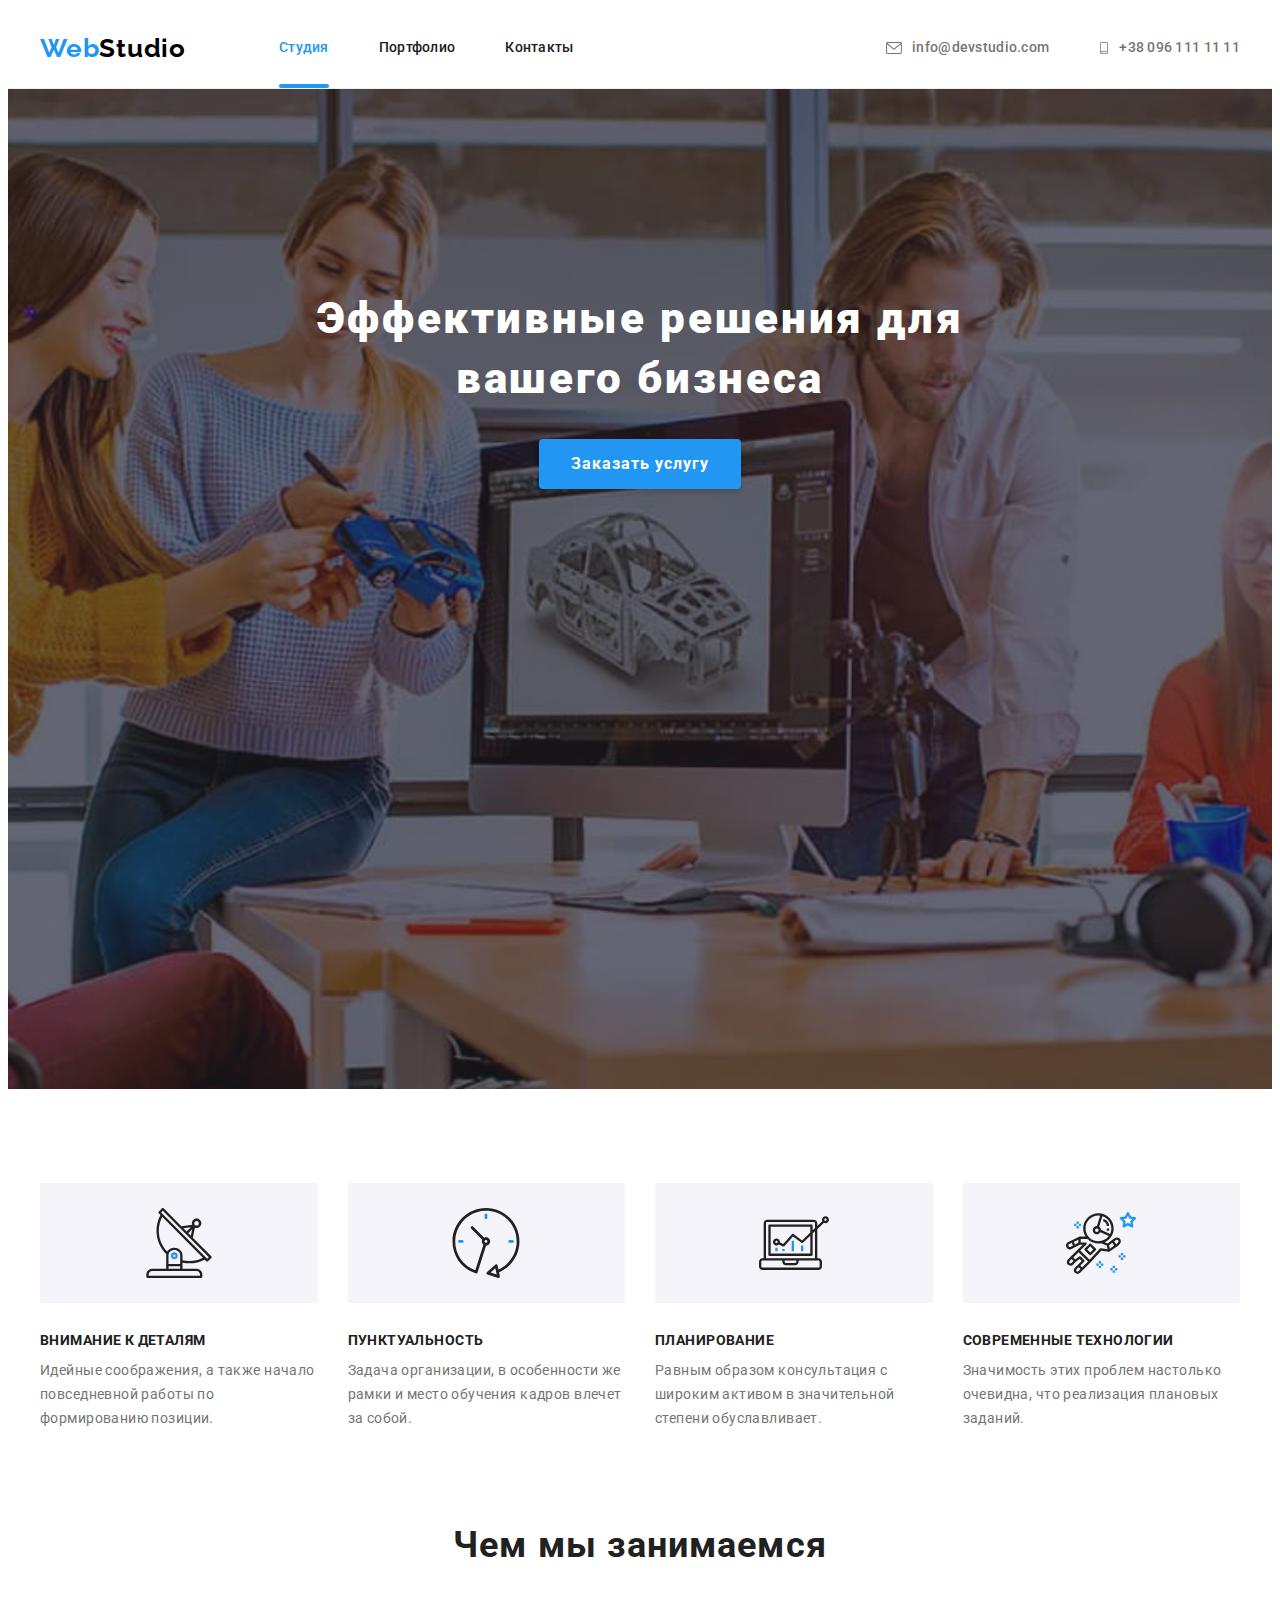
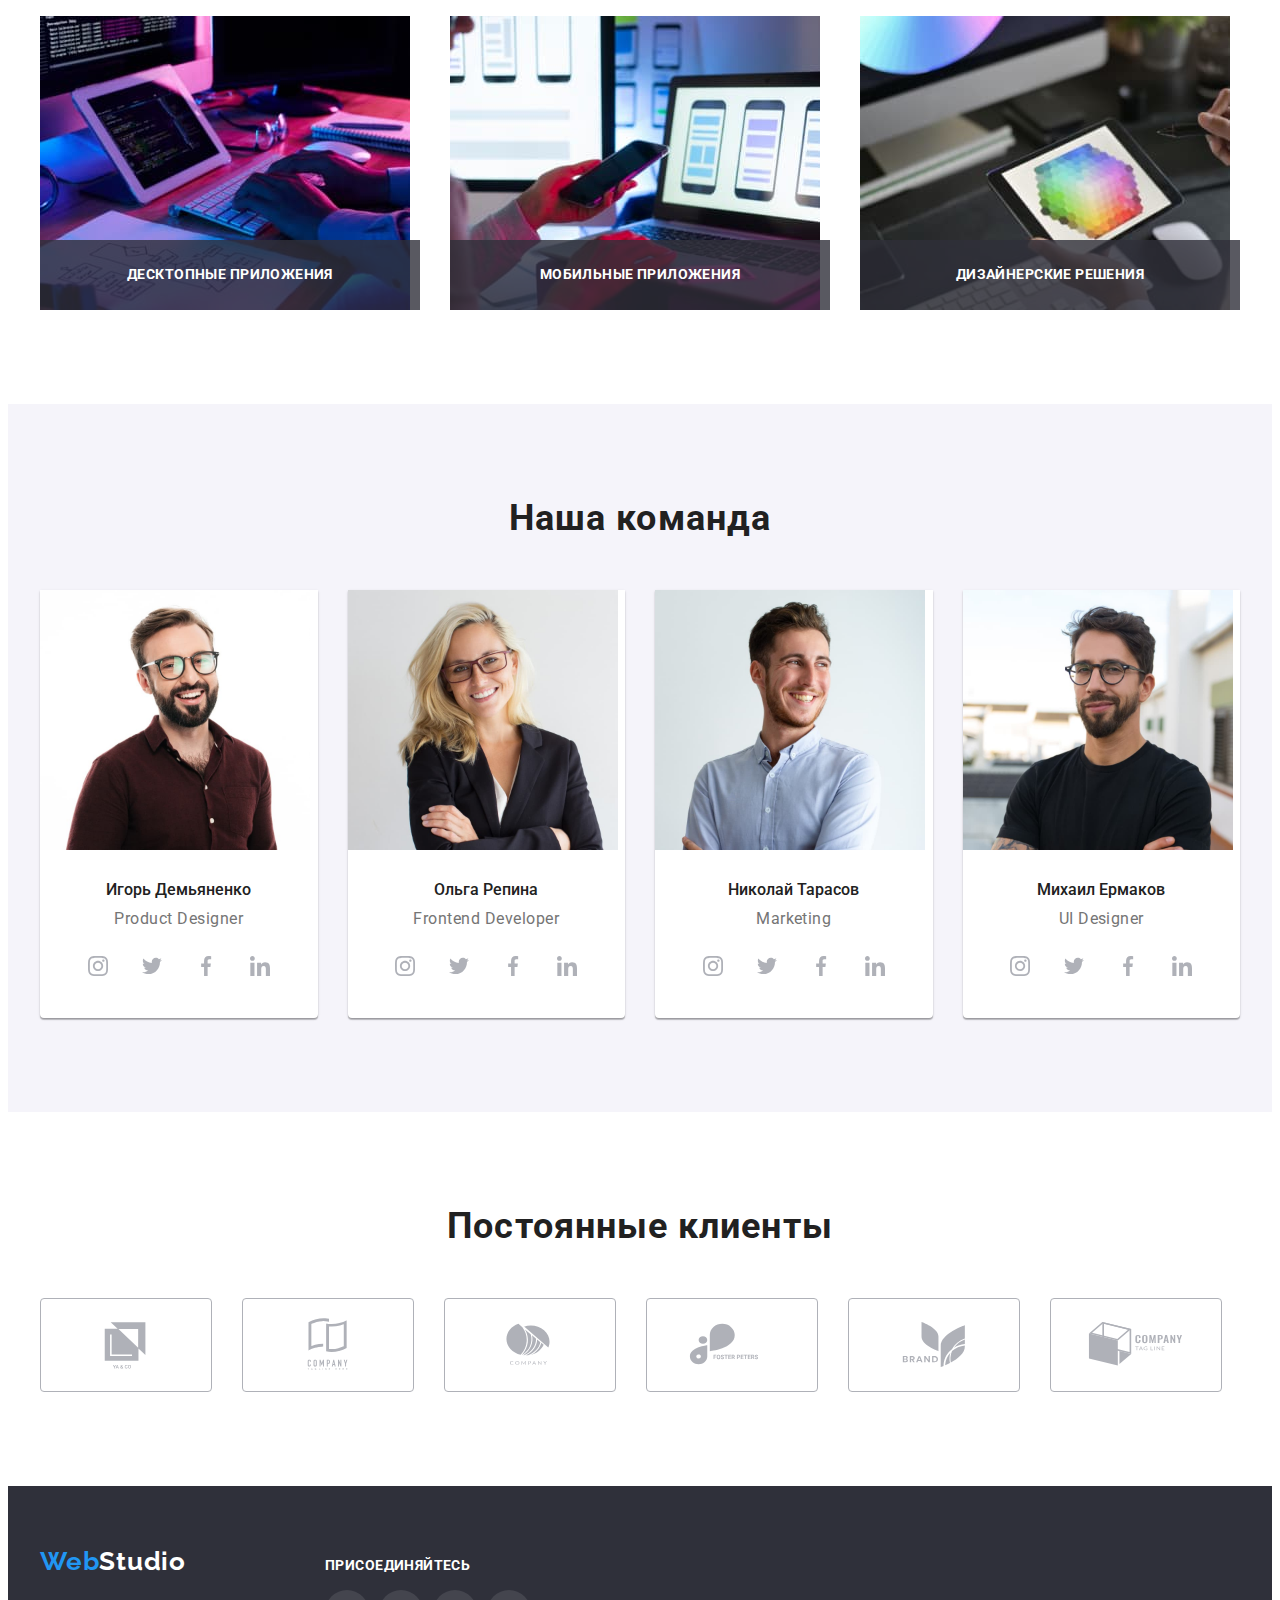
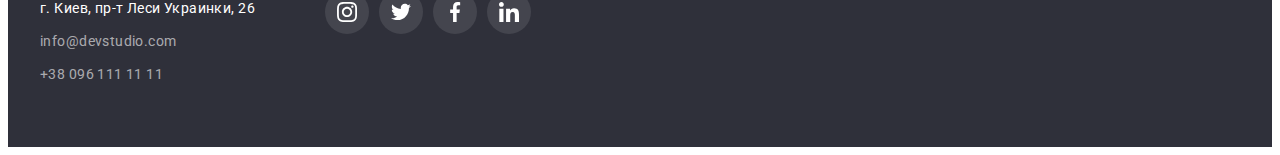
<file: index.html>
<!DOCTYPE html>
<html lang="ru">

<head>
  <meta charset="UTF-8">
  <meta http-equiv="X-UA-Compatible" content="IE=edge">
  <meta name="viewport" content="width=device-width, initial-scale=1.0">
  <title>WebStudio</title>
  <link rel="preconnect" href="https://fonts.googleapis.com">
  <link rel="preconnect" href="https://fonts.gstatic.com" crossorigin>
  <link href="https://fonts.googleapis.com/css2?family=Raleway:wght@700&family=Roboto:wght@400;500;700;900&display=swap"
    rel="stylesheet">
  <link rel="stylesheet" href="https://cdnjs.cloudflare.com/ajax/libs/modern-normalize/1.1.0/modern-normalize.min.css"
    integrity="sha512-wpPYUAdjBVSE4KJnH1VR1HeZfpl1ub8YT/NKx4PuQ5NmX2tKuGu6U/JRp5y+Y8XG2tV+wKQpNHVUX03MfMFn9Q=="
    crossorigin="anonymous" referrerpolicy="no-referrer" />
  <link rel="stylesheet" href="./css/style.css">
</head>

<body>
  <!--Header-->
  <header>
    <div class="container page-header">
      <a class="logo" href="./index.html"><span class="logo-color">Web</span>Studio</a>
      <nav>
        <ul class="navigation">
          <li class="nav-items"><a class="link active" href="./index.html">Студия</a></li>
          <li class="nav-items"><a class="link" href="./portfolio.html">Портфолио</a></li>
          <li class="nav-items"><a class="link" href="">Контакты</a></li>
        </ul>
      </nav>

      <ul class="contacts">
        <li class="contacts-item">
          <a class="link" href="mailto:info@devstudio.com">
          <svg class="header-icon-mail" width="16" height="12">
            <use href="./img/sprite.svg#icon-mail"></use>
          </svg>info@devstudio.com</a></li>
        <li class="contacts-item">
          <a class="link" href="tel:+380961111111">
          <svg class="header-icon-phone" width="10" height="12">
            <use href="./img/sprite.svg#icon-phone"></use>
          </svg>+38 096 111 11 11</a></li>
      </ul>
    </div>
  </header>

  

  <main>

    
    <!--Hero-->
    <section class="hero">
      <div class="container">
      <h1 class="title">Эффективные решения для вашего бизнеса</h1>
      <button class="modal-btn" data-modal-open type="button"><span class="button-name">Заказать услугу</span></button>
      </div>
    </section>
    
    <!--Наши преимущества-->
    <section class="benefits">
      <div class="container">
      <h2 class="visually-hidden">Наши преимущества</h2>
      <ul class="benefits-list">
        <li class="benefits-item">
          <div class="benefits-icon-thumb">
          <svg class="benefits-item-icon" width="70" height="70">
            <use href="./img/sprite.svg#icon-antenna"></use>
          </svg>
          </div>
          <h3 class="title">Внимание к деталям</h3>
          <p class="text">Идейные соображения, а также начало повседневной работы по формированию позиции.</p>

        </li>
        <li class="benefits-item">
          <div class="benefits-icon-thumb">
            <svg class="benefits-item-icon" width="70" height="70">
              <use href="./img/sprite.svg#icon-clock"></use>
            </svg>
          </div>
          <h3 class="title">Пунктуальность</h3>
          <p class="text">Задача организации, в особенности же рамки и место обучения кадров влечет за собой.</p>
        </li>
        <li class="benefits-item">
          <div class="benefits-icon-thumb">
            <svg class="benefits-item-icon" width="70" height="70">
              <use href="./img/sprite.svg#icon-diagram"></use>
            </svg>
          </div>
          <h3 class="title">Планирование</h3>
          <p class="text">Равным образом консультация с широким активом в значительной степени обуславливает.</p>
        </li>
        <li class="benefits-item">
          <div class="benefits-icon-thumb">
            <svg class="benefits-item-icon" width="70" height="70">
              <use href="./img/sprite.svg#icon-astronaut"></use>
            </svg>
          </div>
          <h3 class="title">Современные технологии</h3>
          <p class="text">Значимость этих проблем настолько очевидна, что реализация плановых заданий.</p>
        </li>

      </ul>

      </div>
    
    </section>
    
    <!--Чем мы занимаемся-->
    <section class="work">
      <div class="container">
      <h2 class="sections-title">Чем мы занимаемся</h2>
      <ul class="work-list">
        <li class="work-list-item">
          <div class="work-items-thumb">
            <img src="./img/box1.jpg" width="370" height="294" alt="Чем мы занимаемся 1">
            <p class="work-items-desc">Десктопные приложения</p></div>
          
        </li>
        <li class="work-list-item">
          <div class="work-items-thumb">
            <img src="./img/box2.jpg" width="370" height="294" alt="Чем мы занимаемся 2">
            <p class="work-items-desc">Мобильные приложения</p></div>
          
        </li>
        <li class="work-list-item">
          <div class="work-items-thumb">
            <img src="./img/box3.jpg" width="370" height="294" alt="Чем мы занимаемся 3"> 
            <p class="work-items-desc">Дизайнерские решения</p></div>
          
        </li>
    
      </ul>
      </div>
    </section>
    
    <!--Наша команда-->
    <section class="our-team">
      <div class="container">
      <h2 class="sections-title">Наша команда</h2>
      <ul class="our-team-list">
        <li class="our-team-list-item"><img src="./img/img.jpg" width="270" height="260"  alt="Сотрудник1">
          <div class="our-team-item-desc">
          <h3 class="person-title">Игорь Демьяненко</h3>
          <p class="person-text">Product Designer</p>
          <ul class="social-links-list">
            <li class="social-links-items"><a class="social-links-item-link" href="">
              <svg class="social-links-icon">
                <use href="./img/sprite.svg#icon-instagram"></use>
              </svg>
            </a></li>
            <li class="social-links-items"><a class="social-links-item-link" href="">
              <svg class="social-links-icon">
                <use href="./img/sprite.svg#icon-twitter"></use>
              </svg>
            </a></li>
            <li class="social-links-items"><a class="social-links-item-link" href="">
              <svg class="social-links-icon">
                <use href="./img/sprite.svg#icon-facebook"></use>
              </svg>
            </a></li>
            <li class="social-links-items"><a class="social-links-item-link" href="">
              <svg class="social-links-icon">
                <use href="./img/sprite.svg#icon-linkedin"></use>
              </svg>
            </a></li>
          </ul>
          </div>
        </li>
        <li class="our-team-list-item"><img src="./img/img1.jpg" width="270" height="260" alt="Сотрудник2">
          <div class="our-team-item-desc">
          <h3 class="person-title">Ольга Репина</h3>
          <p class="person-text">Frontend Developer</p>
          <ul class="social-links-list">
            <li class="social-links-items"><a class="social-links-item-link" href="">
                <svg class="social-links-icon">
                  <use href="./img/sprite.svg#icon-instagram"></use>
                </svg>
              </a></li>
            <li class="social-links-items"><a class="social-links-item-link" href="">
                <svg class="social-links-icon">
                  <use href="./img/sprite.svg#icon-twitter"></use>
                </svg>
              </a></li>
            <li class="social-links-items"><a class="social-links-item-link" href="">
                <svg class="social-links-icon">
                  <use href="./img/sprite.svg#icon-facebook"></use>
                </svg>
              </a></li>
            <li class="social-links-items"><a class="social-links-item-link" href="">
                <svg class="social-links-icon">
                  <use href="./img/sprite.svg#icon-linkedin"></use>
                </svg>
              </a></li>
          </ul>
          </div>
        </li>
        <li class="our-team-list-item"><img src="./img/img2.jpg" width="270" height="260" alt="Сотрудник3">
          <div class="our-team-item-desc">
          <h3 class="person-title">Николай Тарасов</h3>
          <p class="person-text">Marketing</p>
          <ul class="social-links-list">
            <li class="social-links-items"><a class="social-links-item-link" href="">
                <svg class="social-links-icon">
                  <use href="./img/sprite.svg#icon-instagram"></use>
                </svg>
              </a></li>
            <li class="social-links-items"><a class="social-links-item-link" href="">
                <svg class="social-links-icon">
                  <use href="./img/sprite.svg#icon-twitter"></use>
                </svg>
              </a></li>
            <li class="social-links-items"><a class="social-links-item-link" href="">
                <svg class="social-links-icon">
                  <use href="./img/sprite.svg#icon-facebook"></use>
                </svg>
              </a></li>
            <li class="social-links-items"><a class="social-links-item-link" href="">
                <svg class="social-links-icon">
                  <use href="./img/sprite.svg#icon-linkedin"></use>
                </svg>
              </a></li>
          </ul>
          </div>
        </li>
        <li class="our-team-list-item"><img src="./img/img3.jpg" width="270" height="260" alt="Сотрудник4">
          <div class="our-team-item-desc">
          <h3 class="person-title">Михаил Ермаков</h3>
          <p class="person-text">UI Designer</p>
          <ul class="social-links-list">
            <li class="social-links-items"><a class="social-links-item-link" href="">
                <svg class="social-links-icon">
                  <use href="./img/sprite.svg#icon-instagram"></use>
                </svg>
              </a></li>
            <li class="social-links-items"><a class="social-links-item-link" href="">
                <svg class="social-links-icon">
                  <use href="./img/sprite.svg#icon-twitter"></use>
                </svg>
              </a></li>
            <li class="social-links-items"><a class="social-links-item-link" href="">
                <svg class="social-links-icon">
                  <use href="./img/sprite.svg#icon-facebook"></use>
                </svg>
              </a></li>
            <li class="social-links-items"><a class="social-links-item-link" href="">
                <svg class="social-links-icon">
                  <use href="./img/sprite.svg#icon-linkedin"></use>
                </svg>
              </a></li>
          </ul>
          </div>
        </li>
    
      </ul>
      </div>
    </section>

    <!--Постоянные клиенты-->
    <section class="our-clients">
      <div class="container">
        <h2 class="sections-title">Постоянные клиенты</h2>
        <ul class="our-clients-list">
          <li class="our-clients-list-item">
            <a class="our-clients-links" href="">
              <svg class="our-clients-icon">
                <use href="./img/sprite.svg#icon-logo1"></use>
              </svg>
            </a></li>
          <li class="our-clients-list-item">
            <a class="our-clients-links" href="">
              <svg class="our-clients-icon">
                <use href="./img/sprite.svg#icon-logo2"></use>
              </svg>
            </a></li>
          <li class="our-clients-list-item">
            <a class="our-clients-links" href="">
              <svg class="our-clients-icon">
                <use href="./img/sprite.svg#icon-logo3"></use>
              </svg>
            </a></li>
          <li class="our-clients-list-item">
            <a class="our-clients-links" href="">
              <svg class="our-clients-icon">
                <use href="./img/sprite.svg#icon-logo4"></use>
              </svg>
            </a></li>
          <li class="our-clients-list-item">
            <a class="our-clients-links" href="">
              <svg class="our-clients-icon">
                <use href="./img/sprite.svg#icon-logo5"></use>
              </svg>
            </a></li>
          <li class="our-clients-list-item">
            <a class="our-clients-links" href="">
              <svg class="our-clients-icon">
                <use href="./img/sprite.svg#icon-logo6"></use>
              </svg>
            </a></li>
      
        </ul>
      </div>
    </section>

  </main>

    <!--Footer-->
  <footer>
    <div class="container footer">
      <div class="footer-info">
        <a class="logo" href="./index.html"><span class="logo-color">Web</span>Studio</a>
          <address>
            <p class="footer-address"> г. Киев, пр-т Леси Украинки, 26 </p>
  
              <ul class="footer-address-list">
                <li><a class="footer-contacts" href="mailto:info@devstudio.com">info@devstudio.com</a></li>
                <li><a class="footer-contacts" href="tel:+380961111111">+38 096 111 11 11</a></li>
              </ul>
          </address>
      </div>

    <div class="connection">
      <h2 class="connection-title">Присоединяйтесь</h2>
      <ul class="social-links-list">
        <li class="social-links-items"><a class="social-links-item-link-footer" href="">
            <svg class="social-links-icon-footer">
              <use href="./img/sprite.svg#icon-instagram"></use>
            </svg>
          </a></li>
        <li class="social-links-items"><a class="social-links-item-link-footer" href="">
            <svg class="social-links-icon-footer">
              <use href="./img/sprite.svg#icon-twitter"></use>
            </svg>
          </a></li>
        <li class="social-links-items"><a class="social-links-item-link-footer" href="">
            <svg class="social-links-icon-footer">
              <use href="./img/sprite.svg#icon-facebook"></use>
            </svg>
          </a></li>
        <li class="social-links-items"><a class="social-links-item-link-footer" href="">
            <svg class="social-links-icon-footer">
              <use href="./img/sprite.svg#icon-linkedin"></use>
            </svg>
          </a></li>
      </ul>
    </div>

    </div>


  </footer>

<div class="backdrop is-hidden" data-modal>
  <div class="modal-window">
    <button class="closed-button" data-modal-close type="button">
      <svg class="closed-btn-icon">
        <use href="./img/sprite.svg#icon-close"></use>
      </svg>
    </button>
  </div>
</div>
<script src="./js/modal.js"></script>
</body>

</html>
</file>
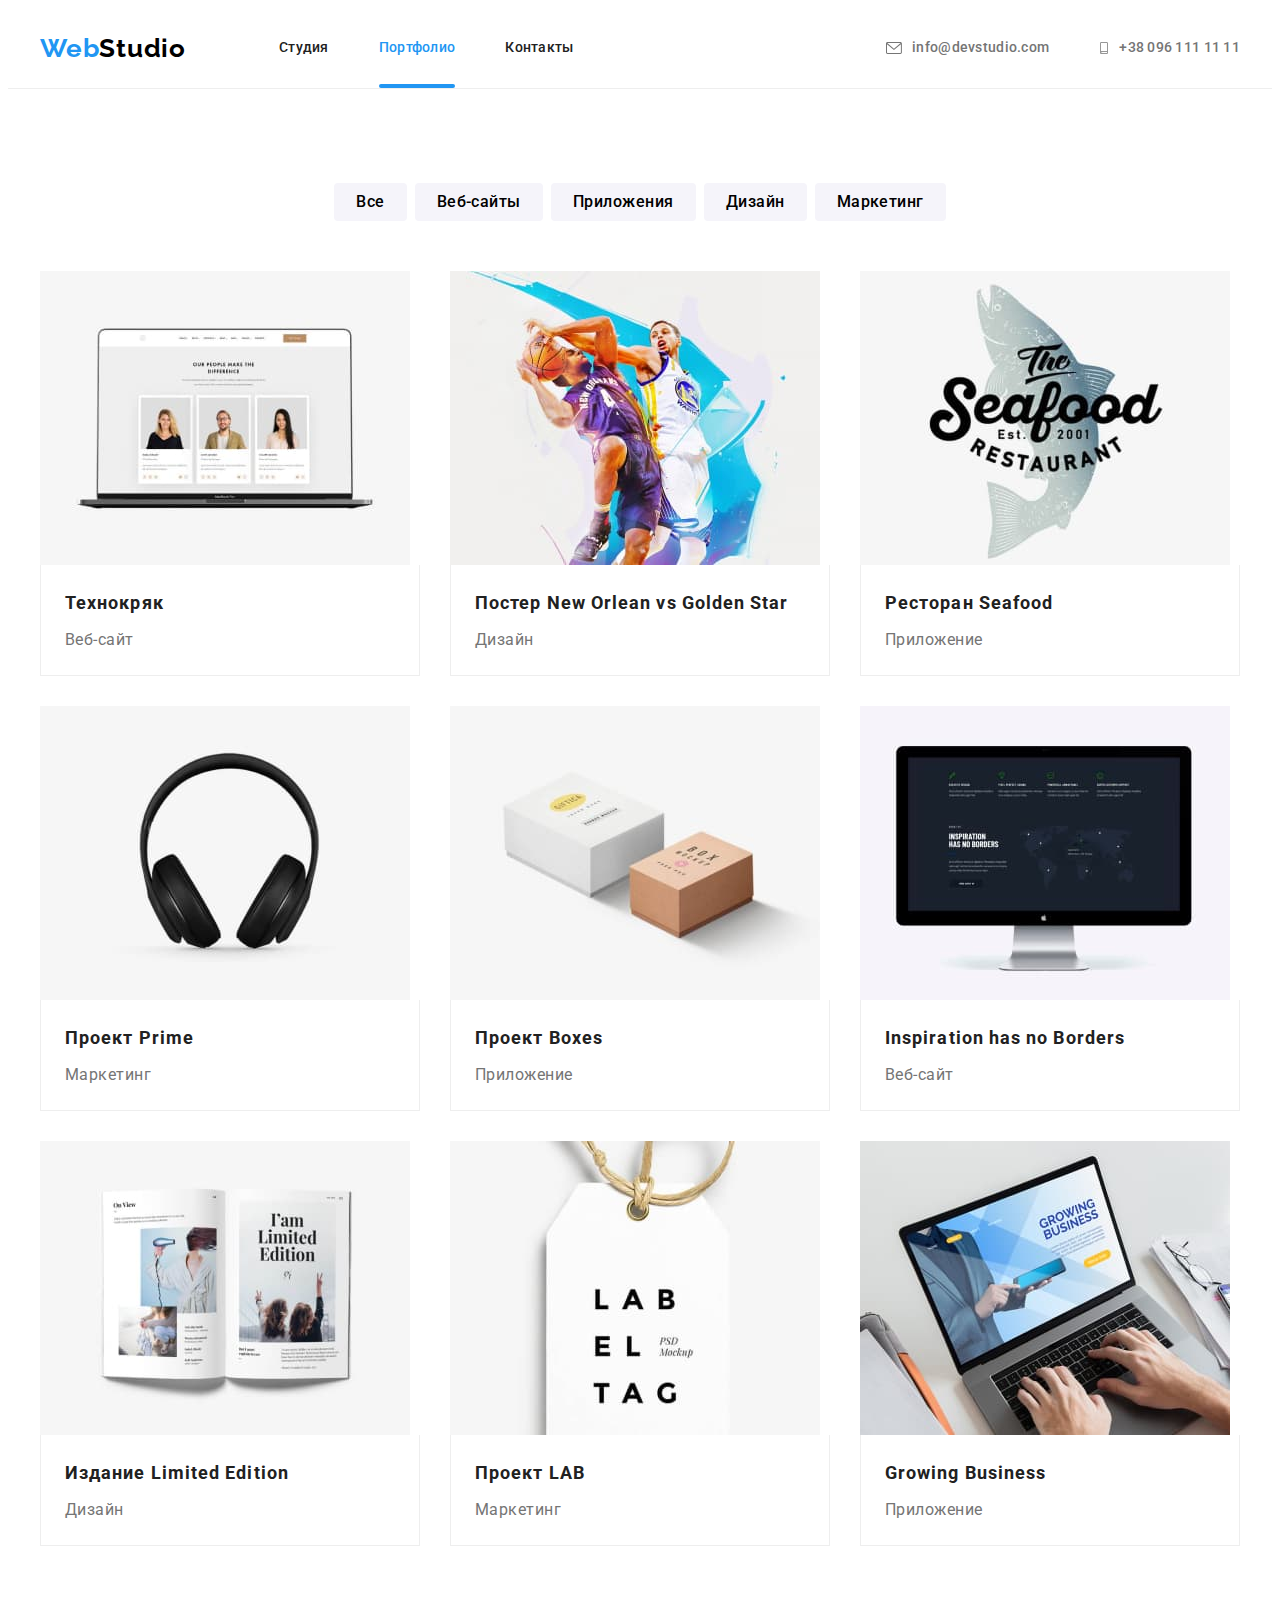
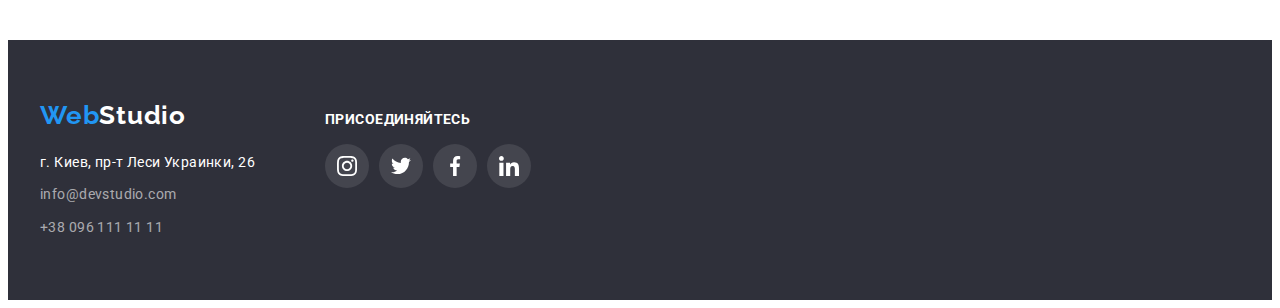
<file: portfolio.html>
<!DOCTYPE html>
<html lang="ru">
<head>
  <meta charset="UTF-8">
  <meta http-equiv="X-UA-Compatible" content="IE=edge">
  <meta name="viewport" content="width=device-width, initial-scale=1.0">
  <title>Portfolio</title>
  <link rel="preconnect" href="https://fonts.googleapis.com">
  <link rel="preconnect" href="https://fonts.gstatic.com" crossorigin>
  <link href="https://fonts.googleapis.com/css2?family=Raleway:wght@700&family=Roboto:wght@400;500;700;900&display=swap"
    rel="stylesheet">
  <link rel="stylesheet" href="https://cdnjs.cloudflare.com/ajax/libs/modern-normalize/1.1.0/modern-normalize.min.css"
    integrity="sha512-wpPYUAdjBVSE4KJnH1VR1HeZfpl1ub8YT/NKx4PuQ5NmX2tKuGu6U/JRp5y+Y8XG2tV+wKQpNHVUX03MfMFn9Q=="
    crossorigin="anonymous" referrerpolicy="no-referrer" />
  <link rel="stylesheet" href="./css/style.css">
</head>
<body>

  <!--Header-->

  <header>
  <div class="container page-header">
    <a class="logo" href="./index.html"><span class="logo-color">Web</span>Studio</a>
    <nav>
      <ul class="navigation">
        <li class="nav-items"><a class="link" href="./index.html">Студия</a></li>
        <li class="nav-items"><a class="link active" href="./portfolio.html">Портфолио</a></li>
        <li class="nav-items"><a class="link" href="">Контакты</a></li>
      </ul>
    </nav>

    <ul class="contacts">
      <li class="contacts-item">
        <a class="link" href="mailto:info@devstudio.com">
          <svg class="header-icon-mail" width="16" height="12">
            <use href="./img/sprite.svg#icon-mail"></use>
          </svg>info@devstudio.com</a>
      </li>
      <li class="contacts-item">
        <a class="link" href="tel:+380961111111">
          <svg class="header-icon-phone" width="10" height="12">
            <use href="./img/sprite.svg#icon-phone"></use>
          </svg>+38 096 111 11 11</a>
      </li>
    </ul>
  </div>
  </header>


  <main>
    <section class="our-projects">
      <div class="container">

    <h2 class="our-projects-title">Наши проекты</h2>

    <ul class="filter-portfolio">
      <li class="filter-portfolio-item"><button class="filter-portfolio-btn" type="button">Все</button></li>
      <li class="filter-portfolio-item"><button class="filter-portfolio-btn" type="button">Веб-сайты</button></li>
      <li class="filter-portfolio-item"><button class="filter-portfolio-btn" type="button">Приложения</button></li>
      <li class="filter-portfolio-item"><button class="filter-portfolio-btn" type="button">Дизайн</button></li>
      <li class="filter-portfolio-item"><button class="filter-portfolio-btn" type="button">Маркетинг</button></li>


    </ul>

    <ul class="projects-list">
      <li class="projects-list-item"> 
          <a class="projects-link" href="">
          <div class="projects-link-thumb">
            <img src="./img/img-tehnokryak.jpg" alt="Технокряк" width="370" height="294">
            <p class="projects-list-overlay">Технокряк это современная площадка распространения коронавируса. Компании используют
              эту платформу для цифрового
              шпионажа и атак на защищённые сервера конкурентов.</p>
        </div>
            <div class="projects-list-desc">
          <h2 class="projects-list-title">Технокряк</h2>
          <p class="projects-list-text">Веб-сайт</p>
          </div>
        </a> 
      </li>
    

      <li class="projects-list-item">
        <a class="projects-link" href="">
          <img src="./img/img-new-orlean.jpg" alt="New-Orlean" width="370" height="294">
          <div class="projects-list-desc">
          <h2 class="projects-list-title">Постер New Orlean vs Golden Star</h2>
          <p class="projects-list-text">Дизайн</p>
          </div>
        </a>
      </li>

      <li class="projects-list-item">
        <a class="projects-link" href="">
          <img src="./img/img-sea-food.jpg" alt="Sea-Food" width="370" height="294">
          <div class="projects-list-desc">
          <h2 class="projects-list-title">Ресторан Seafood</h2>
          <p class="projects-list-text">Приложение</p>
          </div>
        </a>
      </li>

      <li class="projects-list-item">
        <a class="projects-link" href="">
          <img src="./img/img-prime.jpg" alt="Prime" width="370" height="294">
          <div class="projects-list-desc">
          <h2 class="projects-list-title">Проект Prime</h2>
          <p class="projects-list-text">Маркетинг</p>
          </div>
        </a>
      </li>

      <li class="projects-list-item">
        <a class="projects-link" href="">
          <img src="./img/img-boxes.jpg" alt="Boxes" width="370" height="294">
          <div class="projects-list-desc">
          <h2 class="projects-list-title">Проект Boxes</h2>
          <p class="projects-list-text">Приложение</p>
          </div>
        </a>
      </li>

      <li class="projects-list-item">
        <a class="projects-link" href="">
          <img src="./img/img-inspiration.jpg" alt="Inspiration" width="370" height="294">
          <div class="projects-list-desc">
          <h2 class="projects-list-title">Inspiration has no Borders</h2>
          <p class="projects-list-text">Веб-сайт</p>
          </div>
        </a>
      </li>

      <li class="projects-list-item">
        <a class="projects-link" href="">
          <img src="./img/img-limited-edition.jpg" alt="Limited-edition" width="370" height="294">
          <div class="projects-list-desc">
          <h2 class="projects-list-title">Издание Limited Edition</h2>
          <p class="projects-list-text">Дизайн</p>
          </div>
        </a>
      </li>

      <li class="projects-list-item">
        <a class="projects-link" href="">
          <img src="./img/img-lab.jpg" alt="Lab" width="370" height="294">
          <div class="projects-list-desc">
          <h2 class="projects-list-title">Проект LAB</h2>
          <p class="projects-list-text">Маркетинг</p>
          </div>
        </a>
      </li>

      <li class="projects-list-item">
        <a class="projects-link" href="">
          <img src="./img/img-growing-bussines.jpg" alt="Growing-Business" width="370" height="294">
          <div class="projects-list-desc">
          <h2 class="projects-list-title">Growing Business</h2>
          <p class="projects-list-text">Приложение</p>
          </div>
        </a>
      </li>

      

    </ul>
    </div>
    </section>


  </main>

  <footer>
    <div class="container footer">
      <div class="footer-info">
        <a class="logo" href="./index.html"><span class="logo-color">Web</span>Studio</a>
        <address>
          <p class="footer-address"> г. Киев, пр-т Леси Украинки, 26 </p>
  
          <ul class="footer-address-list">
            <li><a class="footer-contacts" href="mailto:info@devstudio.com">info@devstudio.com</a></li>
            <li><a class="footer-contacts" href="tel:+380961111111">+38 096 111 11 11</a></li>
          </ul>
        </address>
      </div>
  
      <div class="connection">
        <h2 class="connection-title">Присоединяйтесь</h2>
        <ul class="social-links-list">
          <li class="social-links-items"><a class="social-links-item-link-footer" href="">
              <svg class="social-links-icon-footer">
                <use href="./img/sprite.svg#icon-instagram"></use>
              </svg>
            </a></li>
          <li class="social-links-items"><a class="social-links-item-link-footer" href="">
              <svg class="social-links-icon-footer">
                <use href="./img/sprite.svg#icon-twitter"></use>
              </svg>
            </a></li>
          <li class="social-links-items"><a class="social-links-item-link-footer" href="">
              <svg class="social-links-icon-footer">
                <use href="./img/sprite.svg#icon-facebook"></use>
              </svg>
            </a></li>
          <li class="social-links-items"><a class="social-links-item-link-footer" href="">
              <svg class="social-links-icon-footer">
                <use href="./img/sprite.svg#icon-linkedin"></use>
              </svg>
            </a></li>
        </ul>
      </div>
  
    </div>
  
  
  </footer>
  
</body>
</html>
</file>
<file: css/style.css>
:root {
  --primary-text-color: #212121;
  --secondary-text-color: #757575;
  --accent-text-color: #2196f3;
  --white-text-color: #ffffff;
  --cards-shadow-color: #eeeeee;
}

h1,
h2,
h3,
h4,
h5,
h6,
p {
  margin: 0;
  padding: 0;
}

img {
  display: block;
}

body {
  font-family: 'Roboto', sans-serif;
  color: var(--primary-text-color);
}

ul,
ol {
  list-style: none;
  padding: 0;
  margin: 0;
}

.container {
  width: 1200px;
  padding-left: 15px;
  padding-right: 15px;
  margin-right: auto;
  margin-left: auto;
  /* outline: 1px solid tomato; */
}

/* ========= Header ========= */

header {
  border-bottom: 1px solid var(--cards-shadow-color);
}

.logo {
  font-family: Raleway;
  font-style: normal;
  font-weight: 700;
  font-size: 26px;
  line-height: 1.19;
  letter-spacing: 0.03em;
  color: #000000;
  text-decoration: none;
}

.logo-color {
  color: var(--accent-text-color);
}

nav {
  margin-left: 93px;
}

.navigation .link {
  position: relative;
  color: var(--primary-text-color);
  font-style: normal;
  font-weight: 500;
  font-size: 14px;
  line-height: 1.14;
  letter-spacing: 0.02em;
  text-decoration: none;
  display: block;
  padding-top: 32px;
  padding-bottom: 32px;
  transition: color 250ms cubic-bezier(0.4, 0, 0.2, 1);
}

.navigation .nav-items:not(:last-child) {
  margin-right: 50px;
}

.link.active {
  color: var(--accent-text-color);
}

.link.active::after {
  position: absolute;
  content: '';
  display: block;
  width: 100%;
  height: 4px;
  background-color: var(--accent-text-color);
  border-radius: 2px;
  bottom: 0;
  left: 0;
}

.navigation .link:hover {
  color: var(--accent-text-color);
}

.navigation .link:focus {
  color: var(--accent-text-color);
}

.contacts .link {
  color: var(--secondary-text-color);
  font-style: normal;
  font-weight: 500;
  font-size: 14px;
  line-height: 1.14;
  letter-spacing: 0.02em;
  text-decoration: none;
  padding-top: 32px;
  padding-bottom: 32px;
  transition: color 250ms cubic-bezier(0.4, 0, 0.2, 1);
}

.contacts .link:hover {
  color: var(--accent-text-color);
}

.contacts .link:focus {
  color: var(--accent-text-color);
}

.page-header {
  display: flex;
  align-items: center;
}

.navigation {
  display: flex;
}

.contacts {
  display: flex;
  margin-left: auto;
}

.contacts-item:not(:last-child) {
  margin-right: 50px;
}

.contacts-item .link {
  display: flex;
  align-items: center;
}

.contacts-item:focus {
  color: var(--accent-text-color);
}

.header-icon-mail,
.header-icon-phone {
  fill: currentColor;
  margin-right: 10px;
  transition: fill 250ms cubic-bezier(0.4, 0, 0.2, 1);
}

.header-icon-mail:hover {
  fill: var(--accent-text-color);
}

.header-icon-mail:focus {
  fill: var(--accent-text-color);
}

.header-icon-phone:hover {
  fill: var(--accent-text-color);
}

.header-icon-phone:focus {
  fill: var(--accent-text-color);
}

/* ========= End Header ========= */

/* ======== Hero ======== */

.hero {
  background-image: linear-gradient(rgba(47, 48, 58, 0.4), rgba(47, 48, 58, 0.4)),
    url('../img/hero/hero-bg.jpg');
  background-color: #c4c4c4;
  max-width: 1600px;
  min-height: 600px;
  margin-left: auto;
  margin-right: auto;
  background-repeat: no-repeat;
  background-position: center;
  background-size: cover;
  text-align: center;
  padding-top: 200px;
  padding-bottom: 200px;
}

.hero .title {
  font-style: normal;
  font-weight: 900;
  font-size: 44px;
  line-height: 1.36;
  text-align: center;
  letter-spacing: 0.06em;
  color: var(--white-text-color);
  max-width: 696px;
  margin-right: auto;
  margin-left: auto;
  margin-bottom: 30px;
}

.modal-btn {
  border: 0;
  margin: 0;
  padding: 10px 32px;
  background-color: var(--accent-text-color);
  min-width: 200px;
  min-height: 50px;
  border-radius: 4px;
  box-shadow: 0px 4px 4px rgba(0, 0, 0, 0.15);
  cursor: pointer;
}

.hero .button-name {
  font-family: Roboto;
  font-style: normal;
  font-weight: 700;
  font-size: 16px;
  line-height: 1.87;
  letter-spacing: 0.06em;
  color: var(--white-text-color);
}

/* ======== End Hero ======== */

/* ========= Наши приемущества ========= */

.visually-hidden {
  position: absolute;
  width: 1px;
  height: 1px;
  margin: -1px;
  border: 0;
  padding: 0;

  white-space: nowrap;
  clip-path: inset(100%);
  clip: rect(0 0 0 0);
  overflow: hidden;
}

.benefits {
  padding-top: 94px;
  padding-bottom: 94px;
}

.benefits-icon-thumb {
  display: flex;
  justify-content: center;
  align-items: center;
  background-color: #f5f4fa;
  min-height: 120px;
  margin-bottom: 30px;
}

.benefits-list {
  display: flex;
  flex-wrap: wrap;
  margin-top: -30px;
  margin-left: -30px;
}

.benefits-item {
  margin-top: 30px;
  margin-left: 30px;
  width: calc((100% - 120px) / 4);
}

.benefits .title {
  font-style: normal;
  font-weight: 700;
  font-size: 14px;
  line-height: 1.14;
  letter-spacing: 0.03em;
  text-transform: uppercase;
  margin-bottom: 10px;
}

.benefits .text {
  color: var(--secondary-text-color);
  font-size: 14px;
  line-height: 1.71;
  letter-spacing: 0.03em;
}

/* ========= End Наши приемущества ========= */

/* ========= Чем мы занимаемся ========= */

.work {
  padding-bottom: 94px;
}
.sections-title {
  font-style: normal;
  font-weight: 700;
  font-size: 36px;
  line-height: 1.16;
  text-align: center;
  letter-spacing: 0.03em;
  margin-bottom: 50px;
}

.work-list {
  display: flex;
  flex-wrap: wrap;
  margin-top: -30px;
  margin-left: -30px;
}

.work-list-item {
  margin-top: 30px;
  margin-left: 30px;
  width: calc((100% - 90px) / 3);
}

.work-items-thumb {
  position: relative;
}

.work-items-desc {
  position: absolute;
  left: 0;
  bottom: 0;
  display: flex;
  justify-content: center;
  align-items: center;
  font-weight: 700;
  font-size: 14px;
  line-height: 1.14;
  letter-spacing: 0.03em;
  text-transform: uppercase;
  color: var(--white-text-color);
  min-height: 70px;
  width: 100%;
  background-color: rgba(47, 48, 58, 0.8);
}

/* ========= End Чем мы занимаемся ========= */

/* Наша команда */

.our-team {
  padding-top: 94px;
  padding-bottom: 94px;
  background-color: #f5f4fa;
}

.our-team-list {
  display: flex;
  flex-wrap: wrap;
  margin-top: -30px;
  margin-left: -30px;
}

.our-team-list-item {
  margin-top: 30px;
  margin-left: 30px;
  width: calc((100% - 120px) / 4);
  background-color: var(--white-text-color);
  box-shadow: 0px 1px 3px rgba(0, 0, 0, 0.12), 0px 1px 1px rgba(0, 0, 0, 0.14),
    0px 2px 1px rgba(0, 0, 0, 0.2);
  border-radius: 0px 0px 4px 4px;
}

.our-team-item-desc {
  padding-top: 30px;
  padding-bottom: 30px;
}

.our-team .person-title {
  font-style: normal;
  font-weight: 500;
  font-size: 16px;
  line-height: 1.19;
  text-align: center;
  margin-bottom: 10px;
}

.our-team .person-text {
  color: var(--secondary-text-color);
  font-size: 16px;
  line-height: 1.19;
  letter-spacing: 0.03em;
  text-align: center;
}

.social-links-list {
  display: flex;
  justify-content: center;
  margin-top: 16px;
}

.social-links-item-link {
  display: flex;
  width: 44px;
  height: 44px;
  border-radius: 50%;
  background-color: transparent;
  justify-content: center;
  align-items: center;
  transition: background-color 250ms cubic-bezier(0.4, 0, 0.2, 1);
}

.social-links-items:not(:last-child) {
  margin-right: 10px;
}

.social-links-icon {
  width: 20px;
  height: 20px;
  fill: #afb1b8;
  transition: fill 250ms cubic-bezier(0.4, 0, 0.2, 1);
}

.social-links-item-link:hover {
  background-color: var(--accent-text-color);
}

.social-links-item-link:hover .social-links-icon {
  fill: var(--white-text-color);
}

/* ========= Our Clients ========= */

.our-clients {
  padding-top: 94px;
  padding-bottom: 94px;
}

.our-clients-list {
  display: flex;
  flex-wrap: wrap;
}

.our-clients-list-item:not(:last-child) {
  margin-right: 30px;
}

.our-clients-list:not(:last-child) {
  margin-right: 30px;
}

.our-clients-links {
  display: flex;
  width: 170px;
  height: 92px;
  justify-content: center;
  align-items: center;
  background-color: transparent;
  border: 1px solid #afb1b8;
  border-radius: 4px;
  transition: border 250ms cubic-bezier(0.4, 0, 0.2, 1);
}

.our-clients-icon {
  fill: #afb1b8;
  width: 106px;
  height: 60px;
  transition: fill 250ms cubic-bezier(0.4, 0, 0.2, 1);
}

.our-clients-links:hover {
  border: 1px solid var(--accent-text-color);
}

.our-clients-links:hover .our-clients-icon {
  fill: var(--accent-text-color);
}

/* Footer */

footer {
  background-color: #2f303a;
}

.footer {
  display: flex;
  align-items: baseline;
}

.container.footer {
  padding-top: 60px;
  padding-bottom: 60px;
}

footer .logo {
  color: var(--white-text-color);
}

address {
  margin-top: 20px;
}

footer .footer-address {
  color: var(--white-text-color);
  font-style: normal;
  font-weight: 400;
  font-size: 14px;
  line-height: 1.71;
  letter-spacing: 0.03em;
  margin-bottom: 9px;
}

footer .footer-contacts {
  color: rgba(255, 255, 255, 0.6);
  font-style: normal;
  font-weight: 400;
  font-size: 14px;
  line-height: 1.71;
  letter-spacing: 0.03em;
  text-decoration: none;
  transition: color 250ms cubic-bezier(0.4, 0, 0.2, 1);
}

.footer-address-list li:first-child {
  margin-bottom: 9px;
}

footer .footer-contacts:hover {
  color: var(--accent-text-color);
}

footer .footer-contacts:focus {
  color: var(--accent-text-color);
}

.footer-info {
  max-width: 231px;
}

.connection {
  margin-left: 70px;
}

.connection-title {
  font-weight: 700;
  font-size: 14px;
  line-height: 1.14;
  letter-spacing: 0.03em;
  text-transform: uppercase;
  color: #ffffff;
}

.social-links-icon-footer {
  width: 20px;
  height: 20px;
  fill: var(--white-text-color);
}

.social-links-item-link-footer {
  display: flex;
  width: 44px;
  height: 44px;
  border-radius: 50%;
  background-color: rgba(255, 255, 255, 0.1);
  justify-content: center;
  align-items: center;
  transition: background-color 250ms cubic-bezier(0.4, 0, 0.2, 1);
}

.social-links-item-link-footer:hover {
  background-color: var(--accent-text-color);
}

/* СТИЛИ ДЛЯ ПОРТФОЛИО */

/* Не прописывал стили для header и footer, так как
классы идентичные с index.html */

.our-projects-title {
  display: none;
}

.our-projects {
  padding-top: 94px;
  padding-bottom: 94px;
}

.filter-portfolio {
  display: flex;
  justify-content: center;
  margin-bottom: 50px;
}

.filter-portfolio-item:not(:last-child) {
  margin-right: 8px;
}

/* Buttons */

.filter-portfolio-btn {
  margin: 0;
  border: 0;
  padding-top: 6px;
  padding-bottom: 6px;
  padding-right: 22px;
  padding-left: 22px;
  font-family: Roboto;
  font-weight: 500;
  font-size: 16px;
  line-height: 1.62;
  letter-spacing: 0.03em;
  border-radius: 4px;
  background: #f5f4fa;
  transition: background-color 250ms cubic-bezier(0.4, 0, 0.2, 1),
    color 250ms cubic-bezier(0.4, 0, 0.2, 1), box-shadow 250ms cubic-bezier(0.4, 0, 0.2, 1);
}

.filter-portfolio-btn:hover {
  background-color: var(--accent-text-color);
  color: var(--white-text-color);
  box-shadow: 0px 3px 1px rgba(0, 0, 0, 0.1), 0px 1px 2px rgba(0, 0, 0, 0.08),
    0px 2px 2px rgba(0, 0, 0, 0.12);
  cursor: pointer;
}

.filter-portfolio-btn:focus {
  background-color: var(--accent-text-color);
  color: var(--white-text-color);
  box-shadow: 0px 3px 1px rgba(0, 0, 0, 0.1), 0px 1px 2px rgba(0, 0, 0, 0.08),
    0px 2px 2px rgba(0, 0, 0, 0.12);
  border-radius: 4px;
}

.projects-list {
  display: flex;
  flex-wrap: wrap;
  margin-top: -30px;
  margin-left: -30px;
}

.projects-list-item {
  margin-top: 30px;
  margin-left: 30px;
  width: calc((100% - 90px) / 3);
  background-color: var(--white-text-color);
}

/* .projects-list-item:not(:nth-last-child(-n + 3)) {
  margin-bottom: 30px;
}

.projects-list-item:not(:nth-child(3n)) {
  margin-right: 30px;
} */

.projects-list-desc {
  padding-top: 20px;
  padding-left: 24px;
  padding-bottom: 20px;
  padding-right: 24px;
  border: 1px solid var(--cards-shadow-color);
  border-top: 0;
}

.projects-list-title {
  color: var(--primary-text-color);
  font-style: normal;
  font-weight: 700;
  font-size: 18px;
  line-height: 2;
  letter-spacing: 0.06em;
  margin-bottom: 4px;
}

.projects-list-text {
  color: var(--secondary-text-color);
  font-size: 16px;
  line-height: 1.87;
  letter-spacing: 0.03em;
}

.projects-list-overlay {
  position: absolute;
  top: 0;
  left: 0;
  font-weight: 400;
  font-size: 18px;
  line-height: 1.56;
  letter-spacing: 0.03em;
  color: var(--white-text-color);
  background-color: rgba(33, 150, 243, 0.9);
  padding: 63px 24px;
  overflow: auto;

  transform: translateY(100%);
  transition: transform 250ms linear;
}

.projects-link-thumb {
  position: relative;
  overflow: hidden;
}

.projects-link:hover .projects-list-overlay {
  transform: translateY(0%);
  transition: transform 250ms linear;
}

.projects-link {
  display: block;
  text-decoration: none;
  transition: box-shadow 250ms cubic-bezier(0.4, 0, 0.2, 1);
}

.projects-link:hover {
  box-shadow: 0px 1px 1px rgba(0, 0, 0, 0.12), 0px 4px 4px rgba(0, 0, 0, 0.06),
    1px 4px 6px rgba(0, 0, 0, 0.16);
}

.projects-link:focus {
  box-shadow: 0px 1px 1px rgba(0, 0, 0, 0.12), 0px 4px 4px rgba(0, 0, 0, 0.06),
    1px 4px 6px rgba(0, 0, 0, 0.16);
}

/* ========= MODAL WINDOW =========*/

.backdrop {
  position: fixed;
  top: 0;
  left: 0;
  width: 100vw;
  height: 100vh;
  background-color: rgba(0, 0, 0, 0.2);
  opacity: 1;
  visibility: visible;
  pointer-events: auto;
  transform: translateX(0%);
  transition: opacity 250ms linear, visibility 500ms linear, transform 500ms linear;
}

.backdrop.is-hidden {
  opacity: 0;
  visibility: hidden;
  pointer-events: none;
  transform: translateX(-100%);
  transition: opacity 250ms linear, visibility 500ms linear, transform 500ms linear;
}

.modal-window {
  position: absolute;
  width: 528px;
  height: 581px;
  background-color: var(--white-text-color);
  top: 50%;
  left: 50%;
  transform: translate(-50%, -50%);
  box-shadow: 0px 1px 3px rgba(0, 0, 0, 0.12), 0px 1px 1px rgba(0, 0, 0, 0.14),
    0px 2px 1px rgba(0, 0, 0, 0.2);
  border-radius: 4px;
}

.closed-button {
  position: absolute;
  display: flex;
  justify-content: center;
  align-items: center;
  top: 8px;
  right: 8px;
  width: 30px;
  height: 30px;
  padding: 6px;
  border: 1px solid rgba(0, 0, 0, 0.1);
  border-radius: 50%;
  cursor: pointer;
}

.closed-btn-icon {
  width: 11px;
  height: 11px;
}
</file>
